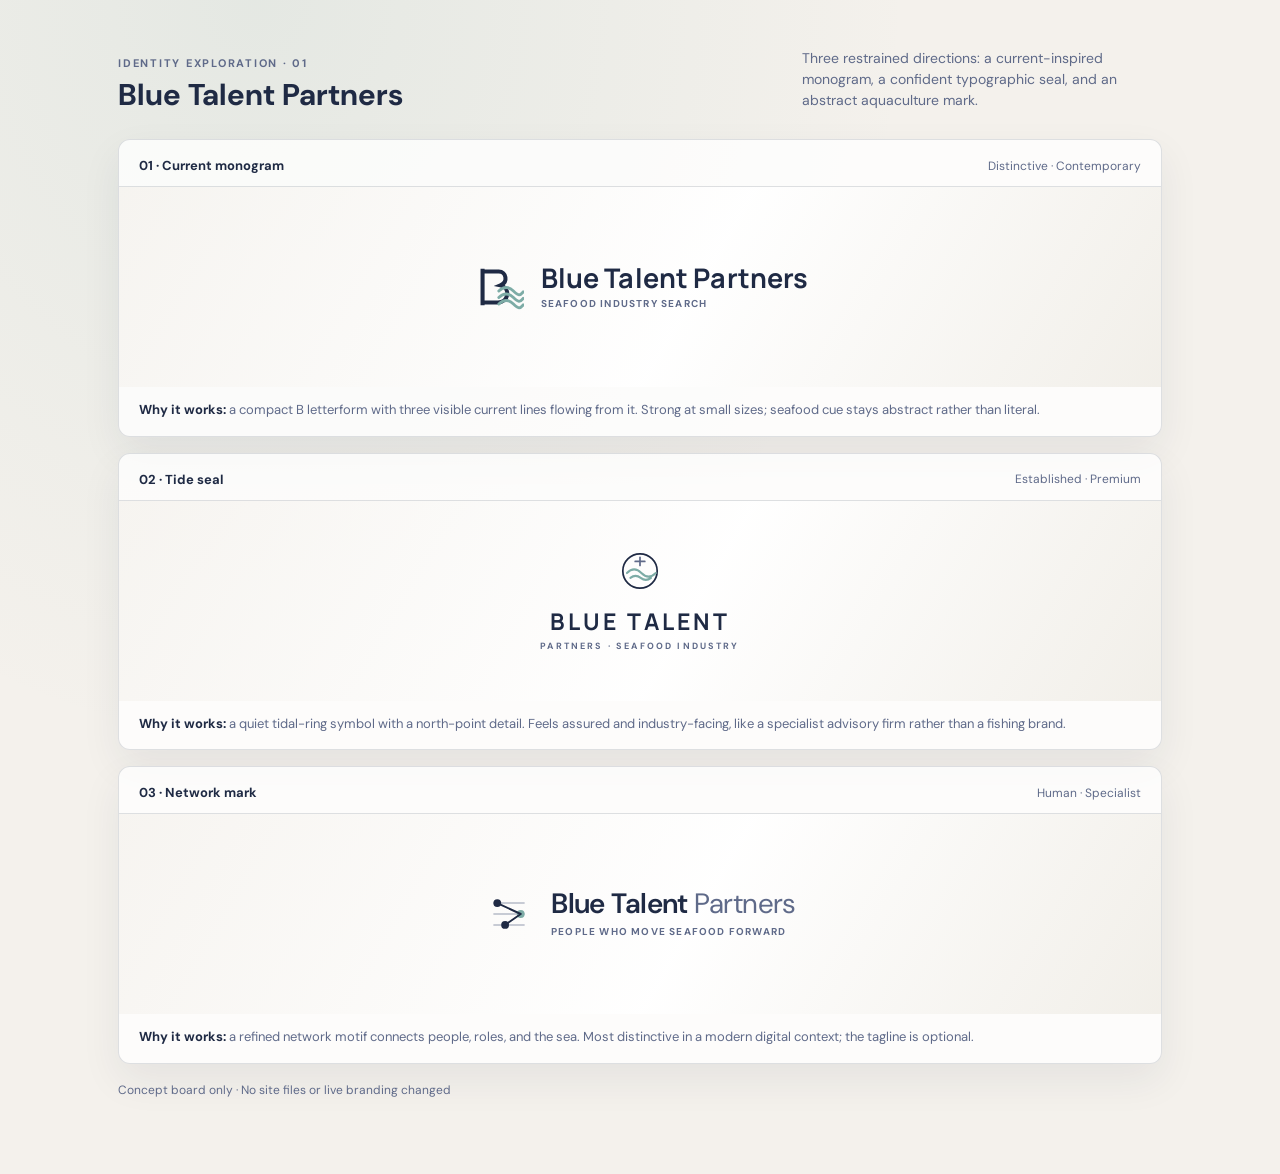
<file: logo-concepts-preview.html>
<!doctype html>
<html lang="en">
<head>
<meta charset="utf-8">
<meta name="viewport" content="width=device-width, initial-scale=1">
<title>Blue Talent Partners — Logo Concepts</title>
<link rel="preconnect" href="https://fonts.googleapis.com">
<link rel="preconnect" href="https://fonts.gstatic.com" crossorigin>
<link href="https://fonts.googleapis.com/css2?family=DM+Sans:wght@400;500;600;700&family=Manrope:wght@400;500;600;700&display=swap" rel="stylesheet">
<style>
:root{--paper:#f4f1ec;--ink:#1f2a44;--muted:#5f6a89;--line:rgba(31,42,68,.14);--sea:#7daca6;--white:#fff}*{box-sizing:border-box}body{margin:0;background:radial-gradient(ellipse at 20% 0%,rgba(125,172,166,.13),transparent 45%),var(--paper);color:var(--ink);font-family:'DM Sans',sans-serif}.wrap{max-width:1100px;margin:auto;padding:48px 28px 64px}.eyebrow{margin:0 0 8px;color:var(--muted);font-size:11px;font-weight:700;letter-spacing:.16em;text-transform:uppercase}.intro{display:flex;justify-content:space-between;align-items:end;gap:24px;margin-bottom:28px}.intro h1{font-size:30px;line-height:1.1;margin:0}.intro p:last-child{max-width:360px;margin:0;color:var(--muted);font-size:14px;line-height:1.5}.concepts{display:grid;gap:16px}.concept{background:rgba(255,255,255,.78);border:1px solid var(--line);border-radius:12px;overflow:hidden;box-shadow:0 16px 40px rgba(31,42,68,.07)}.concept__top{padding:17px 20px 12px;display:flex;justify-content:space-between;align-items:center;border-bottom:1px solid var(--line)}.concept__top strong{font-size:13px}.concept__top span{color:var(--muted);font-size:12px}.stage{min-height:200px;display:grid;place-items:center;padding:28px;background:linear-gradient(120deg,rgba(244,241,236,.72),rgba(255,255,255,.88) 55%,rgba(232,228,218,.55))}.lockup{display:flex;align-items:center;gap:17px}.name{font-size:27px;line-height:1.02;font-weight:700;letter-spacing:.015em}.sub{margin-top:6px;color:var(--muted);font-size:10px;font-weight:700;letter-spacing:.12em;text-transform:uppercase}.one .name{font-family:Manrope,sans-serif;letter-spacing:.005em}.one .sigil{width:52px;height:52px}.two .lockup{gap:0;display:block;text-align:center}.two .name{font-family:Manrope,sans-serif;letter-spacing:.13em;text-transform:uppercase;font-size:23px}.two .sub{letter-spacing:.24em;font-size:9px}.two .sigil{width:44px;height:44px;margin:0 auto 12px}.three .name{font-family:'DM Sans',sans-serif;font-size:28px;font-weight:600;letter-spacing:-.02em}.three .name span{font-weight:400;color:var(--muted)}.three .sigil{width:50px;height:50px}.details{padding:13px 20px 16px;color:var(--muted);font-size:13px;line-height:1.5}.details b{color:var(--ink)}.footer{margin-top:18px;color:var(--muted);font-size:12px}@media(max-width:650px){.wrap{padding:30px 16px}.intro{display:block}.intro p:last-child{margin-top:12px}.stage{min-height:170px;padding:22px 10px}.name{font-size:21px}.one .name,.three .name{font-size:22px}.concept__top{padding:14px}.details{padding:12px 14px}.lockup{gap:12px}}
</style>
</head>
<body><main class="wrap">
<header class="intro"><div><p class="eyebrow">Identity exploration · 01</p><h1>Blue Talent Partners</h1></div><p>Three restrained directions: a current-inspired monogram, a confident typographic seal, and an abstract aquaculture mark.</p></header>
<section class="concepts">
<article class="concept one"><div class="concept__top"><strong>01 · Current monogram</strong><span>Distinctive · Contemporary</span></div><div class="stage"><div class="lockup"><svg class="sigil" viewBox="0 0 64 64" fill="none" aria-label="B monogram with flowing sea lines"><path d="M13 12v40M14 13h19c9 0 12 13 2 17 13 3 10 21-3 21H14" stroke="#1f2a44" stroke-width="5" stroke-linecap="square"/><path d="M33 37c6-6 12-6 18 0s8 6 12 1M33 45c6-6 12-6 18 0s8 6 12 1M33 53c6-6 12-6 18 0s8 6 12 1" stroke="#7daca6" stroke-width="3.5" stroke-linecap="round"/></svg><div><div class="name">Blue Talent Partners</div><div class="sub">Seafood Industry Search</div></div></div></div><div class="details"><b>Why it works:</b> a compact B letterform with three visible current lines flowing from it. Strong at small sizes; seafood cue stays abstract rather than literal.</div></article>
<article class="concept two"><div class="concept__top"><strong>02 · Tide seal</strong><span>Established · Premium</span></div><div class="stage"><div class="lockup"><svg class="sigil" viewBox="0 0 64 64" fill="none" aria-label="Tidal ring mark"><circle cx="32" cy="32" r="25" stroke="#1f2a44" stroke-width="2.5"/><path d="M13 35c7-7 14-7 21 0s14 7 21 0M18 42c5-4 10-4 15 0s10 4 15 0" stroke="#7daca6" stroke-width="3" stroke-linecap="round"/><path d="M32 12v12m-7-6h14" stroke="#5f6a89" stroke-width="2.5" stroke-linecap="round"/></svg><div class="name">BLUE TALENT</div><div class="sub">Partners · Seafood Industry</div></div></div><div class="details"><b>Why it works:</b> a quiet tidal-ring symbol with a north-point detail. Feels assured and industry-facing, like a specialist advisory firm rather than a fishing brand.</div></article>
<article class="concept three"><div class="concept__top"><strong>03 · Network mark</strong><span>Human · Specialist</span></div><div class="stage"><div class="lockup"><svg class="sigil" viewBox="0 0 64 64" fill="none" aria-label="Abstract network and sea mark"><path d="M12 18h40M12 32h40M12 46h40" stroke="#5f6a89" stroke-width="2" opacity=".45"/><circle cx="17" cy="18" r="5" fill="#1f2a44"/><circle cx="47" cy="32" r="5" fill="#7daca6"/><circle cx="27" cy="46" r="5" fill="#1f2a44"/><path d="M17 18 47 32 27 46" stroke="#1f2a44" stroke-width="2.5" stroke-linecap="round" stroke-linejoin="round"/></svg><div><div class="name">Blue Talent <span>Partners</span></div><div class="sub">People who move seafood forward</div></div></div></div><div class="details"><b>Why it works:</b> a refined network motif connects people, roles, and the sea. Most distinctive in a modern digital context; the tagline is optional.</div></article>
</section><p class="footer">Concept board only · No site files or live branding changed</p>
</main></body></html>
</file>
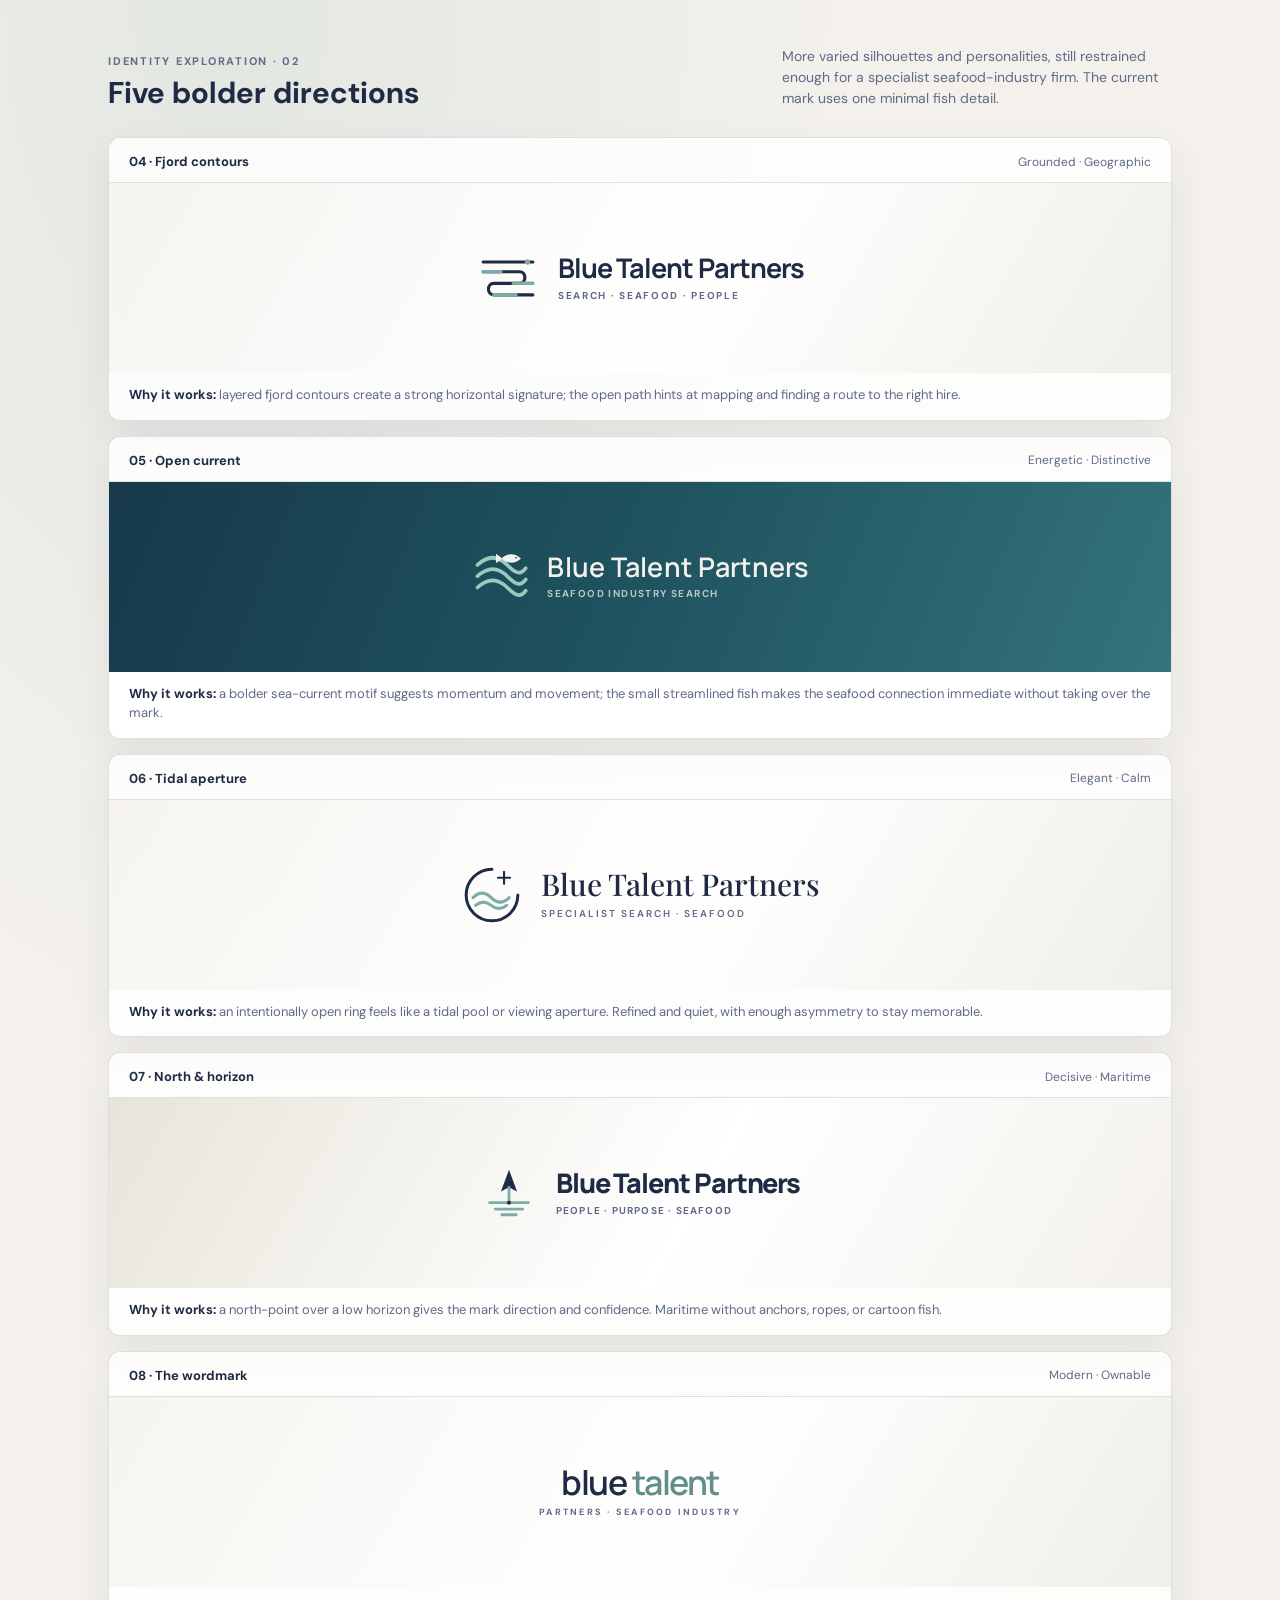
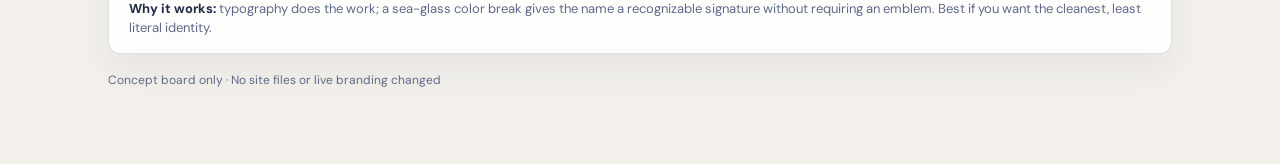
<file: logo-concepts-round-2.html>
<!doctype html>
<html lang="en">
<head>
<meta charset="utf-8">
<meta name="viewport" content="width=device-width, initial-scale=1">
<title>Blue Talent Partners — Logo Concepts, Round 2</title>
<link rel="preconnect" href="https://fonts.googleapis.com">
<link rel="preconnect" href="https://fonts.gstatic.com" crossorigin>
<link href="https://fonts.googleapis.com/css2?family=DM+Sans:wght@400;500;600;700&family=Manrope:wght@400;500;600;700;800&family=Playfair+Display:wght@500;600&display=swap" rel="stylesheet">
<style>
:root{--paper:#f4f1ec;--ink:#1f2a44;--muted:#5f6a89;--line:rgba(31,42,68,.14);--sea:#7daca6;--white:#fff;--deep:#162c3b}*{box-sizing:border-box}body{margin:0;background:radial-gradient(ellipse at 18% 0%,rgba(125,172,166,.15),transparent 42%),var(--paper);color:var(--ink);font-family:'DM Sans',sans-serif}.wrap{max-width:1120px;margin:auto;padding:46px 28px 64px}.eyebrow{margin:0 0 8px;color:var(--muted);font-size:11px;font-weight:700;letter-spacing:.16em;text-transform:uppercase}.intro{display:flex;justify-content:space-between;align-items:end;gap:24px;margin-bottom:28px}.intro h1{font-size:30px;line-height:1.1;margin:0}.intro p:last-child{max-width:390px;margin:0;color:var(--muted);font-size:14px;line-height:1.5}.concepts{display:grid;gap:15px}.concept{background:rgba(255,255,255,.82);border:1px solid var(--line);border-radius:12px;overflow:hidden;box-shadow:0 16px 40px rgba(31,42,68,.07)}.concept__top{padding:15px 20px 12px;display:flex;justify-content:space-between;align-items:center;border-bottom:1px solid var(--line)}.concept__top strong{font-size:13px}.concept__top span{color:var(--muted);font-size:12px}.stage{min-height:190px;display:grid;place-items:center;padding:30px 20px;background:linear-gradient(120deg,rgba(244,241,236,.72),rgba(255,255,255,.9) 55%,rgba(232,228,218,.58))}.lockup{display:flex;align-items:center;gap:18px}.sigil{display:block;flex:none;width:58px;height:58px}.name{font-size:27px;line-height:1.02;font-weight:700;letter-spacing:.005em}.sub{margin-top:7px;color:var(--muted);font-size:10px;font-weight:700;letter-spacing:.14em;text-transform:uppercase}.details{padding:12px 20px 15px;color:var(--muted);font-size:13px;line-height:1.5}.details b{color:var(--ink)}
/* 04: topographic fjord contours */
.four .sigil{width:64px;height:64px}.four .name{font-family:Manrope,sans-serif;font-weight:700;letter-spacing:-.035em}.four .sub{letter-spacing:.17em}
/* 05: fast, open shoal/current */
.five .stage{background:linear-gradient(112deg,#17394a,#1f5360 50%,#34747a);}.five .name{color:#f4f1ec;font-family:Manrope,sans-serif;font-weight:600;letter-spacing:.01em}.five .sub{color:rgba(244,241,236,.73)}.five .details{background:#fff}
/* 06: aperture / waterline */
.six .sigil{width:62px;height:62px}.six .name{font-family:'Playfair Display',serif;font-weight:500;font-size:30px;letter-spacing:0}.six .sub{font-weight:600;letter-spacing:.2em}
/* 07: north mark */
.seven .stage{background:linear-gradient(120deg,#e8e4da,#fff 55%,#f4f1ec)}.seven .name{font-family:Manrope,sans-serif;font-weight:800;letter-spacing:-.04em}.seven .sub{letter-spacing:.12em}
/* 08: typographic signature */
.eight .lockup{gap:0;display:block;text-align:center}.eight .name{font-family:Manrope,sans-serif;font-size:34px;font-weight:600;letter-spacing:-.045em}.eight .name em{font-style:normal;color:#638e89}.eight .sub{letter-spacing:.25em;font-size:9px}.eight .details{text-align:left}
.footer{margin-top:18px;color:var(--muted);font-size:12px}
@media(max-width:650px){.wrap{padding:30px 16px}.intro{display:block}.intro p:last-child{margin-top:12px}.stage{min-height:160px;padding:22px 10px}.lockup{gap:12px}.name{font-size:21px}.four .name,.five .name{font-size:23px}.six .name{font-size:25px}.eight .name{font-size:29px}.concept__top{padding:14px}.details{padding:12px 14px}}
</style>
</head>
<body><main class="wrap">
<header class="intro"><div><p class="eyebrow">Identity exploration · 02</p><h1>Five bolder directions</h1></div><p>More varied silhouettes and personalities, still restrained enough for a specialist seafood-industry firm. The current mark uses one minimal fish detail.</p></header>
<section class="concepts">
<article class="concept four"><div class="concept__top"><strong>04 · Fjord contours</strong><span>Grounded · Geographic</span></div><div class="stage"><div class="lockup"><svg class="sigil" viewBox="0 0 72 72" fill="none" aria-label="Fjord contour mark"><path d="M8 18h56M8 29h41c8 0 8 13 0 13H20c-8 0-8 13 0 13h44" stroke="#1f2a44" stroke-width="3.5" stroke-linecap="round"/><path d="M8 29h20M42 42h22M20 55h25" stroke="#7daca6" stroke-width="4" stroke-linecap="round"/><circle cx="58" cy="18" r="3" fill="#7daca6"/></svg><div><div class="name">Blue Talent Partners</div><div class="sub">Search · Seafood · People</div></div></div></div><div class="details"><b>Why it works:</b> layered fjord contours create a strong horizontal signature; the open path hints at mapping and finding a route to the right hire.</div></article>
<article class="concept five"><div class="concept__top"><strong>05 · Open current</strong><span>Energetic · Distinctive</span></div><div class="stage"><div class="lockup"><svg class="sigil" viewBox="0 0 72 72" fill="none" aria-label="Open current mark with a small white fish"><path d="M8 21c13-12 25-12 37 0s17 12 23 4M8 35c13-12 25-12 37 0s17 12 23 4M8 49c13-12 25-12 37 0s17 12 23 4" stroke="#9bc9bf" stroke-width="4.5" stroke-linecap="round"/><path d="M38 13c7-7 17-7 24 0-7 7-17 7-24 0Zm1 0-8-6v12l8-6Z" fill="#f4f1ec"/><circle cx="56" cy="12" r="1" fill="#17404b"/></svg><div><div class="name">Blue Talent Partners</div><div class="sub">Seafood industry search</div></div></div></div><div class="details"><b>Why it works:</b> a bolder sea-current motif suggests momentum and movement; the small streamlined fish makes the seafood connection immediate without taking over the mark.</div></article>
<article class="concept six"><div class="concept__top"><strong>06 · Tidal aperture</strong><span>Elegant · Calm</span></div><div class="stage"><div class="lockup"><svg class="sigil" viewBox="0 0 72 72" fill="none" aria-label="Tidal aperture mark"><path d="M36 6a30 30 0 1 0 30 30" stroke="#1f2a44" stroke-width="3.5" stroke-linecap="round"/><path d="M14 39c7-7 14-7 21 0s14 7 21 0M17 48c6-5 12-5 18 0s12 5 18 0" stroke="#7daca6" stroke-width="3.5" stroke-linecap="round"/><path d="M50 9v14m-7-7h14" stroke="#1f2a44" stroke-width="2.5" stroke-linecap="round"/></svg><div><div class="name">Blue Talent Partners</div><div class="sub">Specialist search · Seafood</div></div></div></div><div class="details"><b>Why it works:</b> an intentionally open ring feels like a tidal pool or viewing aperture. Refined and quiet, with enough asymmetry to stay memorable.</div></article>
<article class="concept seven"><div class="concept__top"><strong>07 · North & horizon</strong><span>Decisive · Maritime</span></div><div class="stage"><div class="lockup"><svg class="sigil" viewBox="0 0 72 72" fill="none" aria-label="North and horizon mark"><path d="M36 7 46 34 36 29 26 34 36 7Z" fill="#1f2a44"/><path d="M36 29v18M12 48h48M19 56h34M27 63h18" stroke="#7daca6" stroke-width="3.5" stroke-linecap="round"/><circle cx="36" cy="48" r="2.5" fill="#1f2a44"/></svg><div><div class="name">Blue Talent Partners</div><div class="sub">People · Purpose · Seafood</div></div></div></div><div class="details"><b>Why it works:</b> a north-point over a low horizon gives the mark direction and confidence. Maritime without anchors, ropes, or cartoon fish.</div></article>
<article class="concept eight"><div class="concept__top"><strong>08 · The wordmark</strong><span>Modern · Ownable</span></div><div class="stage"><div class="lockup"><div><div class="name">blue <em>talent</em></div><div class="sub">Partners · Seafood industry</div></div></div></div><div class="details"><b>Why it works:</b> typography does the work; a sea-glass color break gives the name a recognizable signature without requiring an emblem. Best if you want the cleanest, least literal identity.</div></article>
</section><p class="footer">Concept board only · No site files or live branding changed</p>
</main></body></html>
</file>
